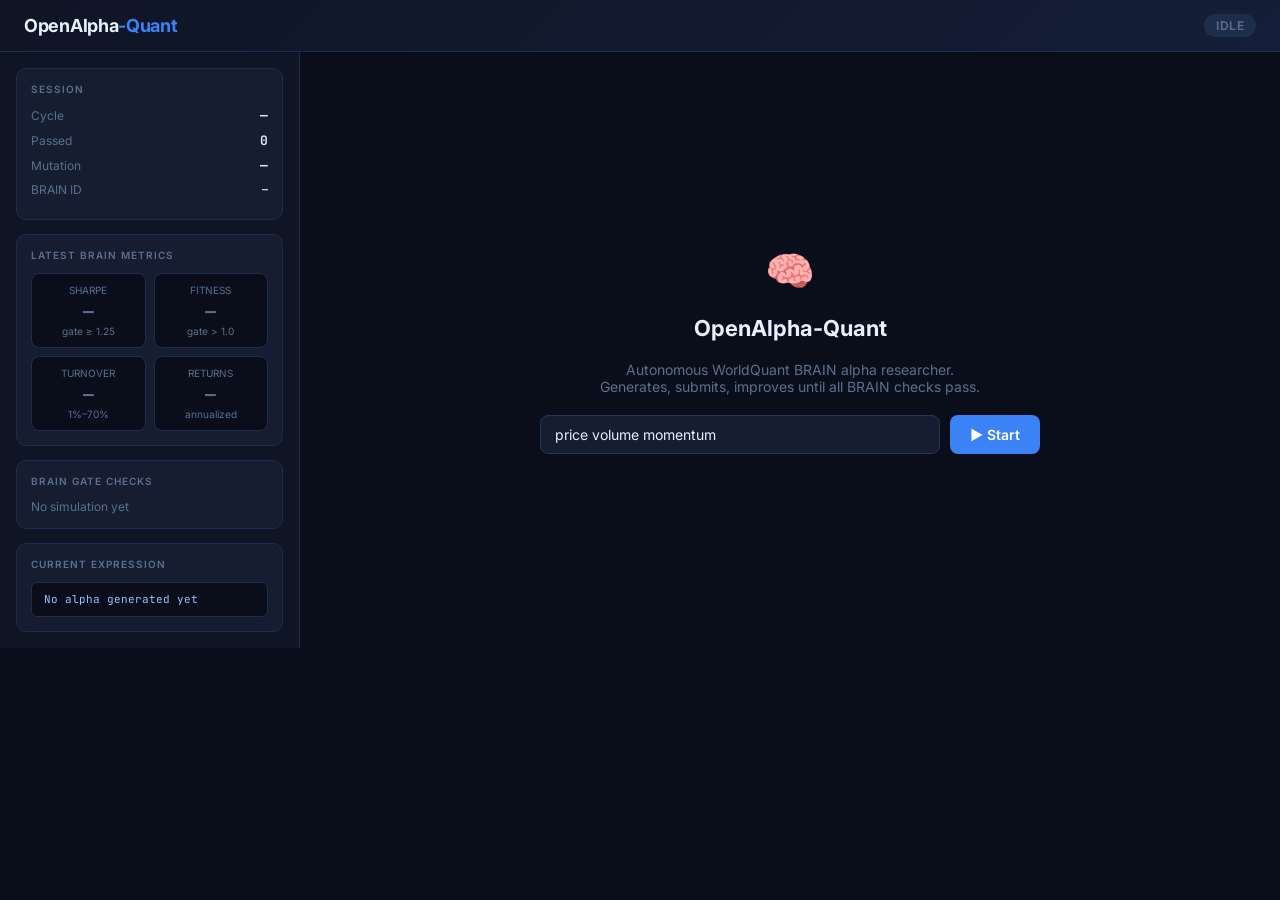
<file: static/index.html>
<!DOCTYPE html>
<html lang="en">
<head>
<meta charset="UTF-8">
<title>OpenAlpha-Quant | Research Dashboard</title>
<link href="https://fonts.googleapis.com/css2?family=Inter:wght@300;400;500;600;700&family=JetBrains+Mono:wght@400;500&display=swap" rel="stylesheet">
<style>
  :root {
    --bg: #0a0e1a; --bg2: #0f1525; --bg3: #161d30;
    --border: #1e2d4a; --border2: #243558;
    --text: #c8d4e8; --muted: #5a7090; --white: #e8f0ff;
    --blue: #3b82f6; --green: #10b981; --red: #ef4444;
    --yellow: #f59e0b; --purple: #8b5cf6; --cyan: #06b6d4;
    --orange: #f97316;
  }
  * { margin: 0; padding: 0; box-sizing: border-box; }
  body { font-family: 'Inter', sans-serif; background: var(--bg); color: var(--text); min-height: 100vh; }

  header {
    background: linear-gradient(135deg, #0f1525 0%, #141e38 100%);
    border-bottom: 1px solid var(--border);
    padding: 14px 24px;
    display: flex; align-items: center; justify-content: space-between;
  }
  .logo { font-size: 18px; font-weight: 700; color: var(--white); letter-spacing: -0.3px; }
  .logo span { color: var(--blue); }
  .status-badge {
    padding: 4px 12px; border-radius: 20px; font-size: 12px; font-weight: 600;
    letter-spacing: 0.5px; text-transform: uppercase;
  }
  .badge-idle      { background: #1e2d4a; color: var(--muted); }
  .badge-generating { background: #1c2f1a; color: #4ade80; animation: pulse 2s infinite; }
  .badge-submitting { background: #1a2a3f; color: var(--blue); animation: pulse 2s infinite; }
  .badge-iterating  { background: #2a1f10; color: var(--orange); animation: pulse 2s infinite; }
  .badge-pass       { background: #0f2a1a; color: var(--green); }
  .badge-stopped    { background: #1e1e2e; color: var(--muted); }
  .badge-error      { background: #2a1010; color: var(--red); }
  @keyframes pulse { 0%,100%{opacity:1} 50%{opacity:.6} }

  .grid {
    display: grid;
    grid-template-columns: 300px 1fr;
    grid-template-rows: auto 1fr;
    gap: 0;
    height: calc(100vh - 56px);
  }

  /* Left sidebar */
  .sidebar {
    background: var(--bg2); border-right: 1px solid var(--border);
    overflow-y: auto; padding: 16px;
    display: flex; flex-direction: column; gap: 14px;
  }

  .card {
    background: var(--bg3); border: 1px solid var(--border);
    border-radius: 10px; padding: 14px;
  }
  .card-title {
    font-size: 10px; font-weight: 600; color: var(--muted);
    letter-spacing: 1px; text-transform: uppercase; margin-bottom: 12px;
  }

  .stat-row { display: flex; justify-content: space-between; align-items: center; margin-bottom: 8px; }
  .stat-label { font-size: 12px; color: var(--muted); }
  .stat-val { font-size: 13px; font-weight: 600; color: var(--white); font-family: 'JetBrains Mono', monospace; }

  .metric-grid { display: grid; grid-template-columns: 1fr 1fr; gap: 8px; }
  .metric-box {
    background: var(--bg); border: 1px solid var(--border);
    border-radius: 8px; padding: 10px; text-align: center;
  }
  .metric-name { font-size: 10px; color: var(--muted); margin-bottom: 4px; }
  .metric-value { font-size: 18px; font-weight: 700; font-family: 'JetBrains Mono', monospace; }
  .metric-limit { font-size: 10px; color: var(--muted); margin-top: 2px; }
  .good { color: var(--green); }
  .bad  { color: var(--red); }
  .na   { color: var(--muted); }

  /* BRAIN checks */
  .check-row {
    display: flex; align-items: center; gap: 8px;
    padding: 6px 0; border-bottom: 1px solid var(--border);
    font-size: 12px;
  }
  .check-row:last-child { border-bottom: none; }
  .check-icon { font-size: 14px; width: 18px; flex-shrink: 0; }
  .check-name { flex: 1; color: var(--text); font-family: 'JetBrains Mono', monospace; font-size: 11px; }
  .check-vals { font-size: 10px; color: var(--muted); }

  /* Mutation progress bar */
  .mutation-bar { margin-top: 8px; }
  .mutation-label { font-size: 11px; color: var(--muted); margin-bottom: 4px; display: flex; justify-content: space-between; }
  .bar-track { height: 6px; background: var(--bg); border-radius: 3px; overflow: hidden; }
  .bar-fill { height: 100%; background: linear-gradient(90deg, var(--blue), var(--purple)); border-radius: 3px; transition: width 0.5s; }

  /* Right panel */
  .main-panel {
    display: flex; flex-direction: column;
    overflow: hidden;
  }

  /* Session start */
  .start-screen {
    flex: 1; display: flex; align-items: center; justify-content: center;
    flex-direction: column; gap: 20px;
  }
  .start-screen h2 { font-size: 22px; font-weight: 700; color: var(--white); }
  .start-screen p { color: var(--muted); font-size: 14px; text-align: center; max-width: 400px; }
  .input-row { display: flex; gap: 10px; width: 100%; max-width: 500px; }
  .input-row input {
    flex: 1; background: var(--bg3); border: 1px solid var(--border2);
    color: var(--white); padding: 10px 14px; border-radius: 8px; font-size: 14px;
    outline: none; font-family: inherit;
  }
  .input-row input:focus { border-color: var(--blue); }
  .btn {
    background: var(--blue); color: white; border: none; padding: 10px 20px;
    border-radius: 8px; font-size: 14px; font-weight: 600; cursor: pointer;
    transition: all .2s; font-family: inherit;
  }
  .btn:hover { background: #2563eb; transform: translateY(-1px); }
  .btn-danger { background: #dc2626; }
  .btn-danger:hover { background: #b91c1c; }

  /* Activity log */
  .log-header {
    padding: 12px 20px; border-bottom: 1px solid var(--border);
    display: flex; align-items: center; justify-content: space-between;
    background: var(--bg2);
  }
  .log-title { font-size: 13px; font-weight: 600; color: var(--white); }
  .log-controls { display: flex; gap: 8px; }
  .log-btn {
    padding: 4px 10px; border-radius: 6px; font-size: 11px; font-weight: 500;
    cursor: pointer; border: 1px solid var(--border2); background: var(--bg3);
    color: var(--muted); transition: all .15s;
  }
  .log-btn.active { background: var(--blue); border-color: var(--blue); color: white; }
  .log-btn:hover { color: var(--white); }

  .log-body {
    flex: 1; overflow-y: auto; padding: 8px 0;
    font-family: 'JetBrains Mono', monospace; font-size: 12px;
  }

  .log-entry {
    display: flex; gap: 10px; padding: 5px 20px;
    border-left: 2px solid transparent;
    line-height: 1.4;
    animation: fadeIn .3s ease;
  }
  @keyframes fadeIn { from{opacity:0;transform:translateY(4px)} to{opacity:1;transform:none} }

  .log-time { color: var(--muted); flex-shrink: 0; font-size: 11px; padding-top: 1px; }
  .log-type {
    font-size: 10px; font-weight: 700; letter-spacing: 0.5px;
    padding: 1px 6px; border-radius: 4px; flex-shrink: 0;
    height: fit-content; margin-top: 1px;
  }
  .log-msg { color: var(--text); word-break: break-word; }

  /* Log type colors */
  .t-SUBMIT     { background: #1a2d4a; color: var(--blue); border-left-color: var(--blue); }
  .t-BRAIN_PASS { background: #0f2a1a; color: var(--green); border-left-color: var(--green); }
  .t-BRAIN_FAIL { background: #2a1010; color: var(--red); border-left-color: var(--red); }
  .t-BRAIN_ERROR{ background: #2a1010; color: #f87171; border-left-color: var(--red); }
  .t-MUTATE     { background: #251a38; color: var(--purple); border-left-color: var(--purple); }
  .t-PATCH      { background: #1a2038; color: var(--cyan); border-left-color: var(--cyan); }
  .t-LLM        { background: #1a2a1a; color: #86efac; border-left-color: #4ade80; }
  .t-METRICS    { background: #1a1a2a; color: #a5b4fc; border-left-color: var(--purple); }
  .t-PASS       { background: #0f2a1a; color: var(--green); border-left-color: var(--green); }
  .t-ABANDON    { background: #2a1a10; color: var(--orange); border-left-color: var(--orange); }
  .t-ERROR      { background: #2a1010; color: var(--red); border-left-color: var(--red); }
  .t-INFO       { background: transparent; color: var(--muted); }

  .expr-box {
    background: var(--bg); border: 1px solid var(--border); border-radius: 6px;
    padding: 8px 12px; margin-top: 8px; font-family: 'JetBrains Mono', monospace;
    font-size: 11px; color: #93c5fd; word-break: break-all; line-height: 1.5;
  }

  /* Session controls at top of main panel */
  .session-bar {
    padding: 10px 20px; border-bottom: 1px solid var(--border);
    background: var(--bg2); display: flex; align-items: center; gap: 12px;
  }
  .session-id { font-family: 'JetBrains Mono', monospace; font-size: 12px; color: var(--muted); }

  /* Scrollbar */
  ::-webkit-scrollbar { width: 5px; }
  ::-webkit-scrollbar-track { background: transparent; }
  ::-webkit-scrollbar-thumb { background: var(--border2); border-radius: 3px; }
</style>
</head>
<body>

<header>
  <div class="logo">OpenAlpha<span>-Quant</span></div>
  <div style="display:flex;align-items:center;gap:12px">
    <div id="statusBadge" class="status-badge badge-idle">IDLE</div>
    <button class="btn btn-danger" id="stopBtn" onclick="stopSession()" style="display:none;padding:6px 14px;font-size:12px">■ Stop</button>
  </div>
</header>

<div class="grid" id="mainGrid">

  <!-- Sidebar -->
  <div class="sidebar" id="sidebar">

    <!-- Stats -->
    <div class="card">
      <div class="card-title">Session</div>
      <div class="stat-row"><span class="stat-label">Cycle</span><span class="stat-val" id="sCycle">—</span></div>
      <div class="stat-row"><span class="stat-label">Passed</span><span class="stat-val" id="sPassed">0</span></div>
      <div class="stat-row"><span class="stat-label">Mutation</span><span class="stat-val" id="sMut">—</span></div>
      <div class="stat-row"><span class="stat-label">BRAIN ID</span><span class="stat-val" id="sBrainId" style="font-size:10px">—</span></div>
    </div>

    <!-- Metrics -->
    <div class="card">
      <div class="card-title">Latest BRAIN Metrics</div>
      <div class="metric-grid">
        <div class="metric-box">
          <div class="metric-name">SHARPE</div>
          <div class="metric-value na" id="mSharpe">—</div>
          <div class="metric-limit">gate ≥ 1.25</div>
        </div>
        <div class="metric-box">
          <div class="metric-name">FITNESS</div>
          <div class="metric-value na" id="mFitness">—</div>
          <div class="metric-limit">gate &gt; 1.0</div>
        </div>
        <div class="metric-box">
          <div class="metric-name">TURNOVER</div>
          <div class="metric-value na" id="mTurnover">—</div>
          <div class="metric-limit">1%–70%</div>
        </div>
        <div class="metric-box">
          <div class="metric-name">RETURNS</div>
          <div class="metric-value na" id="mReturns">—</div>
          <div class="metric-limit">annualized</div>
        </div>
      </div>
    </div>

    <!-- BRAIN checks -->
    <div class="card">
      <div class="card-title">BRAIN Gate Checks</div>
      <div id="checksPanel"><div style="color:var(--muted);font-size:12px">No simulation yet</div></div>
    </div>

    <!-- Mutation progress -->
    <div class="card" id="mutCard" style="display:none">
      <div class="card-title">Improvement Loop</div>
      <div class="mutation-bar">
        <div class="mutation-label">
          <span id="mutLabel">Mutation 0/20</span>
          <span id="mutPct" style="color:var(--blue)">0%</span>
        </div>
        <div class="bar-track"><div class="bar-fill" id="mutBar" style="width:0%"></div></div>
      </div>
      <div style="margin-top:10px;font-size:11px;color:var(--muted)" id="mutFix">Waiting…</div>
    </div>

    <!-- Current expression -->
    <div class="card">
      <div class="card-title">Current Expression</div>
      <div class="expr-box" id="exprBox">No alpha generated yet</div>
    </div>

  </div>

  <!-- Main panel -->
  <div class="main-panel" id="mainPanel">

    <!-- Start screen -->
    <div class="start-screen" id="startScreen">
      <div style="font-size:40px">🧠</div>
      <h2>OpenAlpha-Quant</h2>
      <p>Autonomous WorldQuant BRAIN alpha researcher.<br>Generates, submits, improves until all BRAIN checks pass.</p>
      <div class="input-row">
        <input type="text" id="focusInput" placeholder="Focus area (e.g. price momentum, short squeeze…)" value="price volume momentum"/>
        <button class="btn" onclick="startSession()">▶ Start</button>
      </div>
    </div>

    <!-- Live dashboard (hidden until session starts) -->
    <div style="display:none;flex:1;flex-direction:column;overflow:hidden" id="liveDash">
      <div class="session-bar">
        <span style="font-size:12px;color:var(--muted)">Session:</span>
        <span class="session-id" id="sessionIdDisplay">—</span>
        <button class="btn" onclick="showStartScreen()" style="padding:5px 12px;font-size:11px;background:var(--bg3);border:1px solid var(--border2);color:var(--muted)">+ New</button>
      </div>
      <div class="log-header">
        <div class="log-title">⚡ Activity Log</div>
        <div class="log-controls">
          <div class="log-btn active" id="fAll" onclick="setFilter('ALL')">All</div>
          <div class="log-btn" id="fBRAIN" onclick="setFilter('BRAIN')">BRAIN</div>
          <div class="log-btn" id="fMUTATE" onclick="setFilter('MUTATE')">Mutations</div>
          <div class="log-btn" id="fERROR" onclick="setFilter('ERROR')">Errors</div>
          <div class="log-btn" onclick="clearLog()">Clear</div>
        </div>
      </div>
      <div class="log-body" id="logBody"></div>
    </div>

  </div>
</div>

<script>
let sessionId = null;
let pollInterval = null;
let logFilter = 'ALL';
let autoScroll = true;
let lastLogCount = 0;
let latestChecks = [];

function setFilter(f) {
  logFilter = f;
  ['All','BRAIN','MUTATE','ERROR'].forEach(x => {
    document.getElementById('f' + (x==='All'?'All':x)).classList.remove('active');
  });
  document.getElementById('f' + f).classList.add('active');
  renderLog(window._allLogs || []);
}

function clearLog() {
  document.getElementById('logBody').innerHTML = '';
  window._allLogs = [];
}

function startSession() {
  const focus = document.getElementById('focusInput').value || 'price volume momentum';
  fetch('/session/start', {
    method: 'POST', headers: {'Content-Type':'application/json'},
    body: JSON.stringify({focus_area: focus})
  })
  .then(r => r.json())
  .then(d => {
    sessionId = d.session_id;
    document.getElementById('startScreen').style.display = 'none';
    document.getElementById('liveDash').style.display = 'flex';
    document.getElementById('sessionIdDisplay').textContent = sessionId;
    document.getElementById('stopBtn').style.display = 'block';
    window._allLogs = [];
    lastLogCount = 0;
    startPolling();
  });
}

function showStartScreen() {
  document.getElementById('startScreen').style.display = 'flex';
  document.getElementById('liveDash').style.display = 'none';
  document.getElementById('stopBtn').style.display = 'none';
  stopPolling();
  sessionId = null;
}

function stopSession() {
  if (!sessionId) return;
  fetch(`/session/${sessionId}/stop`, {method:'POST'});
}

function startPolling() {
  if (pollInterval) clearInterval(pollInterval);
  pollInterval = setInterval(pollSession, 2000);
  pollSession();
}

function stopPolling() {
  if (pollInterval) clearInterval(pollInterval);
  pollInterval = null;
}

function pollSession() {
  if (!sessionId) return;
  fetch(`/session/${sessionId}`)
    .then(r => r.json())
    .then(updateDashboard)
    .catch(() => {});
}

function updateDashboard(data) {
  // Status badge
  const status = (data.status || 'idle').toLowerCase();
  const badge = document.getElementById('statusBadge');
  badge.textContent = status.toUpperCase().replace('_', ' ');
  badge.className = `status-badge badge-${status}`;

  // Stats
  document.getElementById('sCycle').textContent = data.cycle || '—';
  document.getElementById('sPassed').textContent = (data.passed_alphas || []).length;
  document.getElementById('sMut').textContent =
    data.brain_mutation_count > 0 ? `${data.brain_mutation_count}/20` : '—';
  document.getElementById('sBrainId').textContent = data.current_brain_alpha_id || '—';

  // Metrics from latest passed alpha
  const pa = data.passed_alphas || [];
  if (pa.length > 0) {
    const latest = pa[pa.length - 1];
    const br = latest.brain;
    if (br) updateMetrics(br);
  }

  // Activity log
  const logs = data.activity_log || [];
  if (logs.length !== lastLogCount) {
    window._allLogs = logs;
    lastLogCount = logs.length;
    renderLog(logs);
  }

  // Mutation bar
  const mc = data.brain_mutation_count || 0;
  const mutCard = document.getElementById('mutCard');
  if (mc > 0) {
    mutCard.style.display = 'block';
    const pct = Math.round(mc / 20 * 100);
    document.getElementById('mutLabel').textContent = `Mutation ${mc}/20`;
    document.getElementById('mutPct').textContent = `${pct}%`;
    document.getElementById('mutBar').style.width = `${pct}%`;
  } else {
    mutCard.style.display = 'none';
  }

  // Expression from latest log
  const mutLogs = logs.filter(l => l.type === 'LLM' || l.type === 'SUBMIT');
  if (mutLogs.length > 0) {
    const last = mutLogs[mutLogs.length - 1];
    const expr = (last.detail && last.detail.expression) || (last.detail && last.detail.expr) || '';
    if (expr) document.getElementById('exprBox').textContent = expr;
  }

  // BRAIN checks from latest BRAIN_FAIL/BRAIN_PASS logs
  const checkLogs = logs.filter(l => l.type === 'BRAIN_FAIL' || l.type === 'BRAIN_PASS' || l.type === 'METRICS');
  updateChecksPanel(logs);

  if (status === 'stopped' || status === 'error') stopPolling();
}

function updateMetrics(br) {
  const fmt = (v, pct) => v == null ? '—' : (pct ? v.toFixed(1)+'%' : v.toFixed(3));
  const setM = (id, val, good) => {
    const el = document.getElementById(id);
    el.textContent = val === '—' ? '—' : val;
    el.className = 'metric-value ' + (val === '—' ? 'na' : good ? 'good' : 'bad');
  };
  const s = br.real_sharpe, f = br.real_fitness, t = br.real_turnover, r = br.real_returns;
  setM('mSharpe',  fmt(s), s != null && s >= 1.25);
  setM('mFitness', fmt(f), f != null && f > 1.0);
  setM('mTurnover',fmt(t, true), t != null && t >= 1 && t <= 70);
  setM('mReturns', fmt(r, true), r != null && r > 0);
}

function updateChecksPanel(logs) {
  const checkMap = {};
  logs.forEach(l => {
    if (l.type === 'BRAIN_FAIL' && l.detail && l.detail.check) {
      checkMap[l.detail.check] = {result:'FAIL', value: l.detail.value, limit: l.detail.limit};
    }
    if (l.type === 'BRAIN_PASS') {
      // clear fails on pass
      Object.keys(checkMap).forEach(k => { checkMap[k] = {result:'PASS'}; });
    }
  });

  const panel = document.getElementById('checksPanel');
  if (Object.keys(checkMap).length === 0) {
    panel.innerHTML = '<div style="color:var(--muted);font-size:12px">Waiting for simulation…</div>';
    return;
  }

  panel.innerHTML = Object.entries(checkMap).map(([name, chk]) => {
    const icon = chk.result === 'PASS' ? '✅' : chk.result === 'FAIL' ? '❌' : '⏳';
    const vals = chk.value != null ? `${chk.value} / ${chk.limit}` : '';
    return `<div class="check-row">
      <span class="check-icon">${icon}</span>
      <span class="check-name">${name}</span>
      <span class="check-vals">${vals}</span>
    </div>`;
  }).join('');
}

function renderLog(logs) {
  const body = document.getElementById('logBody');
  const filtered = logs.filter(l => {
    if (logFilter === 'ALL') return true;
    if (logFilter === 'BRAIN') return l.type.startsWith('BRAIN') || l.type === 'METRICS' || l.type === 'SUBMIT' || l.type === 'PATCH';
    if (logFilter === 'MUTATE') return l.type === 'MUTATE' || l.type === 'LLM' || l.type === 'PATCH';
    if (logFilter === 'ERROR') return l.type === 'ERROR' || l.type === 'BRAIN_ERROR' || l.type === 'BRAIN_FAIL';
    return true;
  });

  body.innerHTML = filtered.map(l => {
    const typeClass = 't-' + l.type;
    return `<div class="log-entry ${typeClass}">
      <span class="log-time">${l.time || ''}</span>
      <span class="log-type">${l.type}</span>
      <span class="log-msg">${escHtml(l.message || '')}</span>
    </div>`;
  }).join('');

  if (autoScroll) body.scrollTop = body.scrollHeight;
}

function escHtml(s) {
  return s.replace(/&/g,'&amp;').replace(/</g,'&lt;').replace(/>/g,'&gt;');
}

// Auto-scroll toggle
document.addEventListener('DOMContentLoaded', () => {
  const lb = document.getElementById('logBody');
  lb.addEventListener('scroll', () => {
    autoScroll = lb.scrollTop + lb.clientHeight >= lb.scrollHeight - 30;
  });
});
</script>
</body>
</html>
</file>
